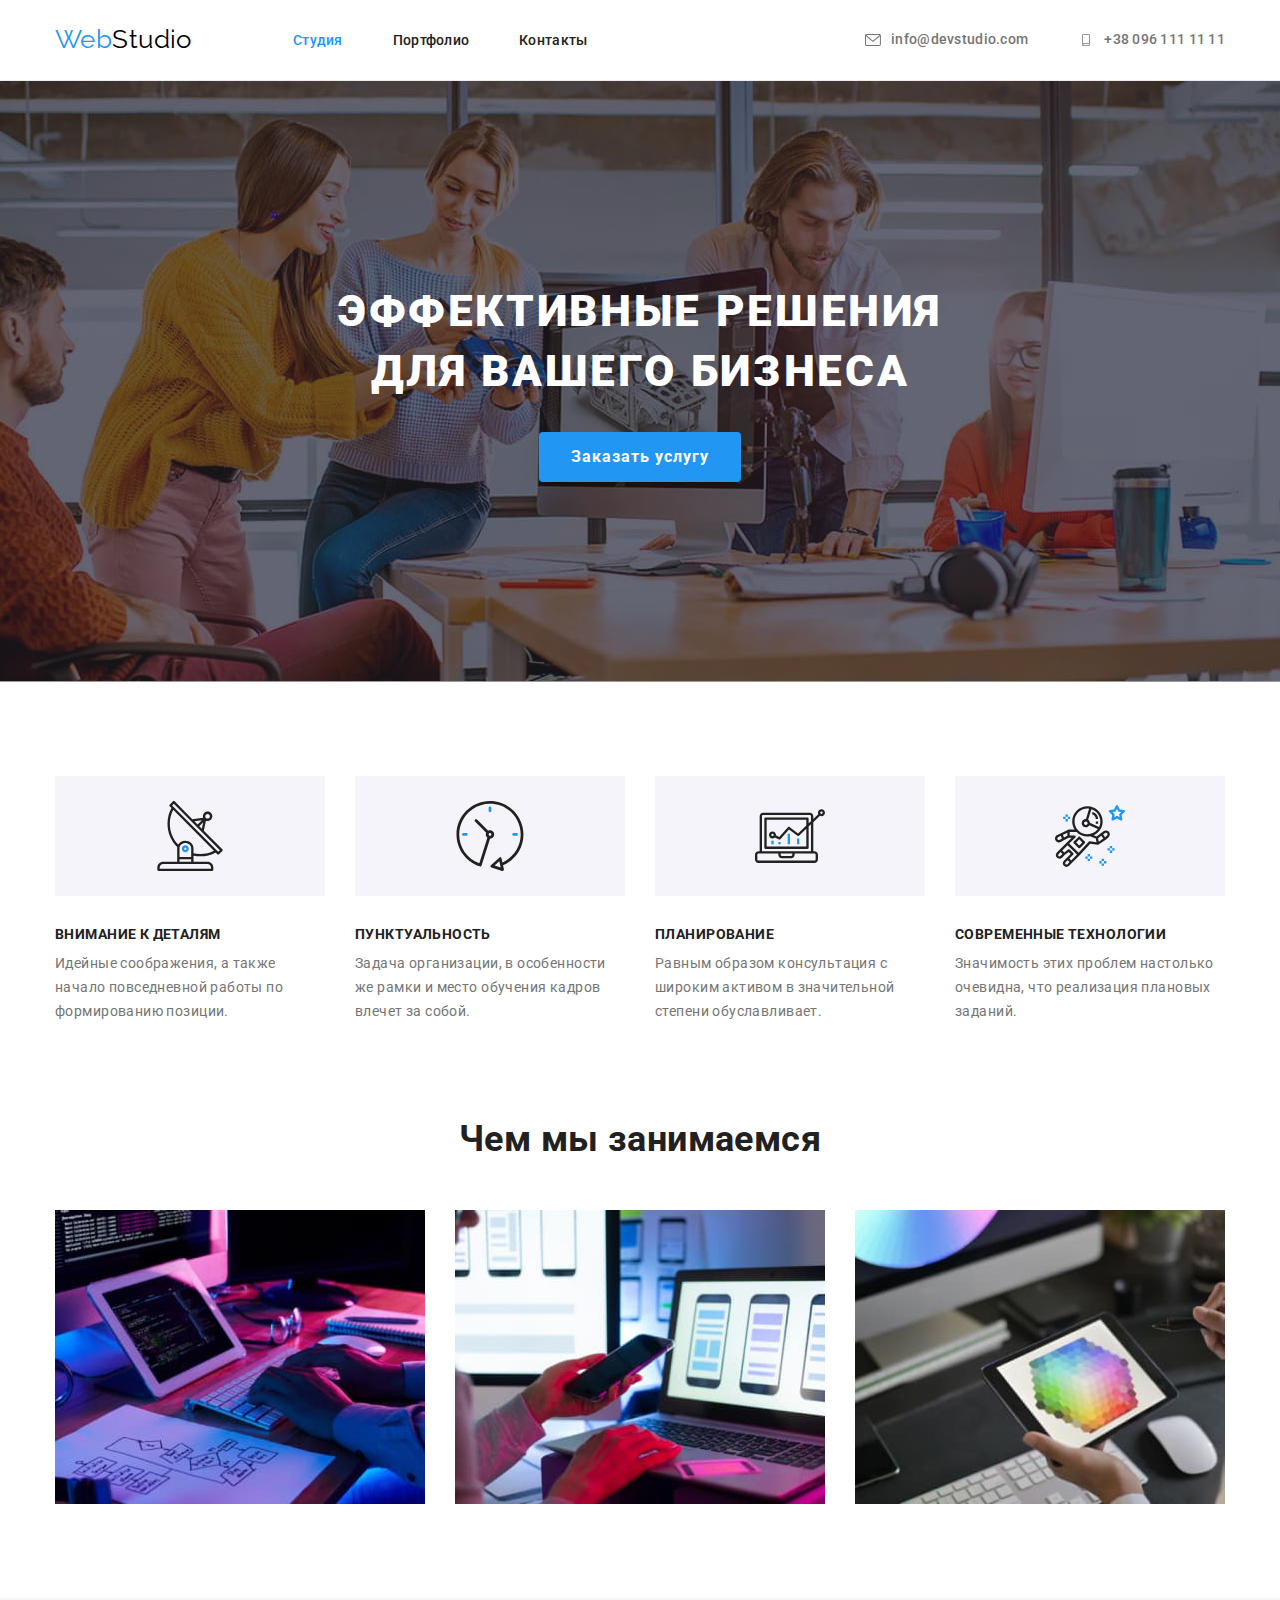
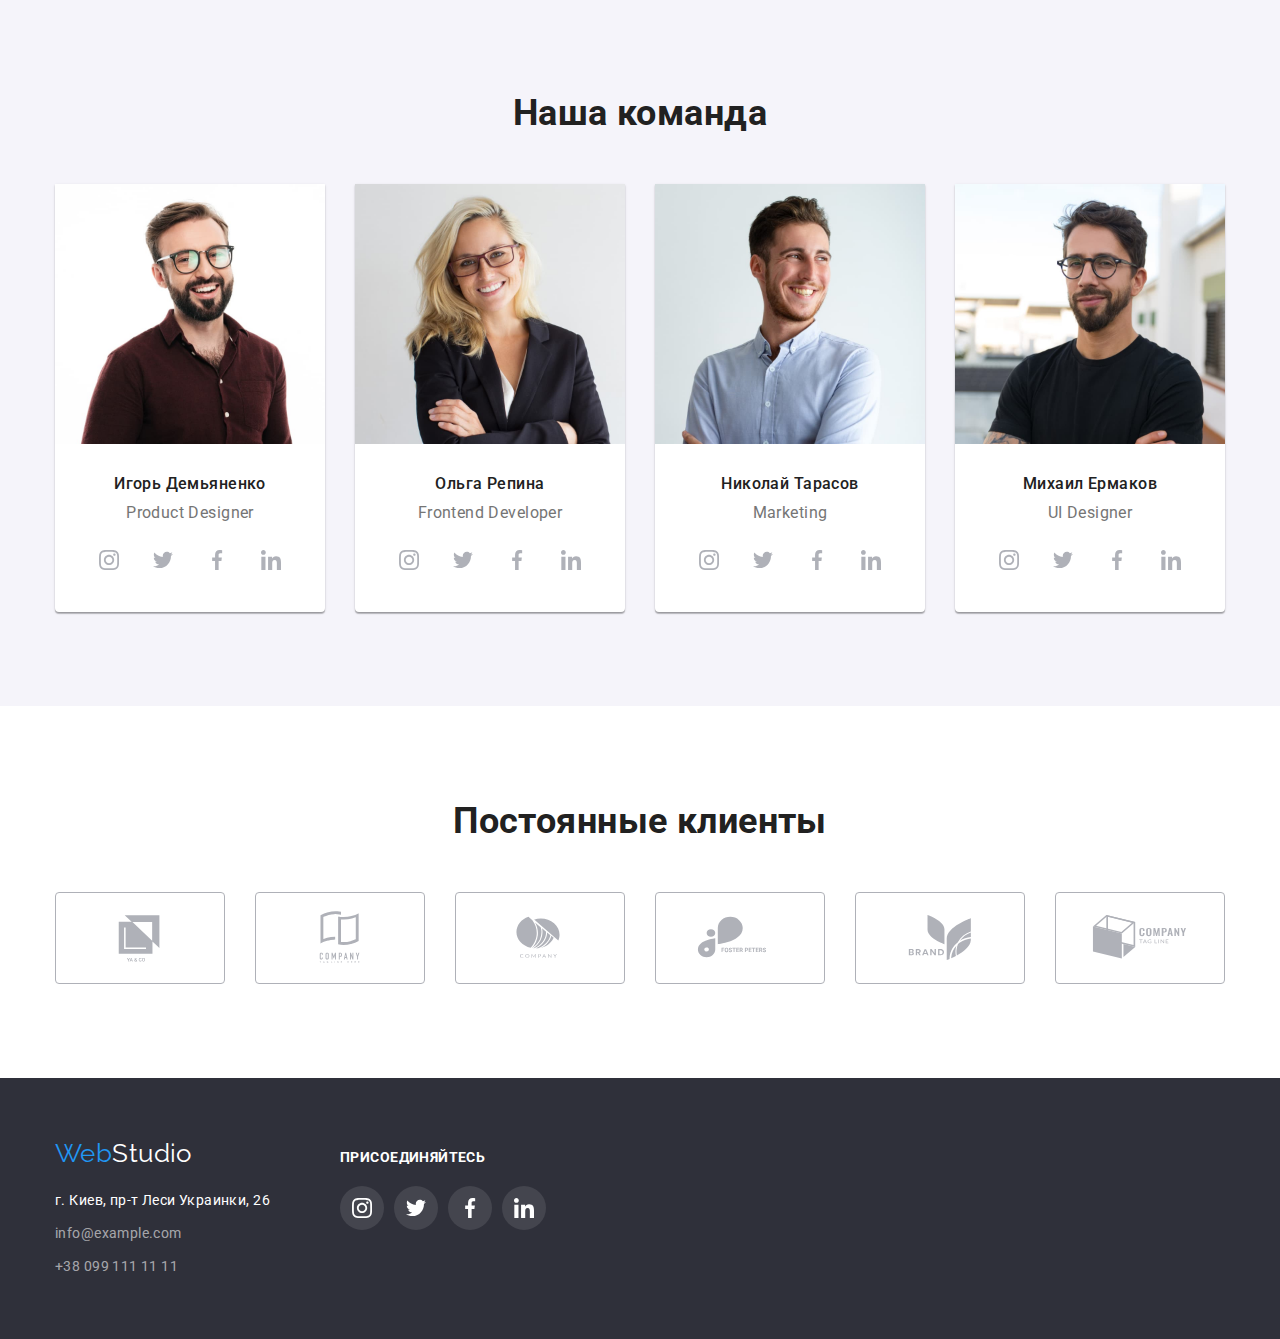
<file: index.html>
<!DOCTYPE html>
<html lang="en">
  <head>
    <meta charset="UTF-8" />
    <meta http-equiv="X-UA-Compatible" content="IE=edge" />
    <meta name="viewport" content="width=device-width, initial-scale=1.0" />
    <title>Web studio</title>
    <link rel="preconnect" href="https://fonts.googleapis.com" />
    <link rel="preconnect" href="https://fonts.gstatic.com" crossorigin />
    <link
      href="https://fonts.googleapis.com/css2?family=Raleway:wght@700&family=Roboto:wght@400;500;700;900&display=swap"
      rel="stylesheet"
    />
    <link
      rel="stylesheet"
      href="https://cdnjs.cloudflare.com/ajax/libs/modern-normalize/1.1.0/modern-normalize.min.css"
    />
    <link rel="stylesheet" href="css/styles.css" />
  </head>
  <body>
    <!-- Header section -->
    <header class="header-section">
      <!-- Navigation -->
      <div class="container">
        <nav class="nav-bar">
          <a href="./index.html" class="logo"
            >Web<span class="header-logo">Studio</span></a
          >
          <ul class="link-list list">
            <li class="link-item">
              <a href="./index.html" class="nav-link current">Студия</a>
            </li>
            <li class="link-item">
              <a href="./portfolio.html" class="nav-link">Портфолио</a>
            </li>
            <li class="link-item">
              <a href="Контакты" class="nav-link">Контакты</a>
            </li>
          </ul>
        </nav>
        <!-- Contacts -->
        <ul class="contacts-list list">
          <li class="contact-item">
            <a href="mailto:info@devstudio.com" class="header-contact">
              <svg class="mail-icon icon" width="16" height="12">
                <use href="./images/icons.svg#icon-envelope"></use></svg
              >info@devstudio.com</a
            >
          </li>
          <li class="contact-item">
            <a href="tel:+380961111111" class="header-contact"
              ><svg class="phone-icon icon" width="16" height="12">
                <use href="./images/icons.svg#icon-smartphone"></use></svg
              >+38 096 111 11 11</a
            >
          </li>
        </ul>
      </div>
    </header>
    <!-- Main section -->
    <main>
      <!-- Hero -->
      <section class="hero-section">
        <div class="container">
          <h1 class="hero-title">Эффективные решения для вашего бизнеса</h1>
          <button type="button" class="primary-btn">Заказать услугу</button>
        </div>
      </section>
      <!-- Features -->
      <section class="features-section">
        <div class="container">
          <h2 class="visually-hidden">Наши преимущества</h2>
          <ul class="features list">
            <li class="feature-item">
              <div class="feature-icon">
                <svg width="70" height="70">
                  <use href="./images/icons.svg#icon-antenna"></use>
                </svg>
              </div>
              <h3 class="feature-title">Внимание к деталям</h3>
              <p class="feature-description">
                Идейные соображения, а также начало повседневной работы по
                формированию позиции.
              </p>
            </li>
            <li class="feature-item">
              <div class="feature-icon">
                <svg width="70" height="70">
                  <use href="./images/icons.svg#icon-clock"></use>
                </svg>
              </div>
              <h3 class="feature-title">Пунктуальность</h3>
              <p class="feature-description">
                Задача организации, в особенности же рамки и место обучения
                кадров влечет за собой.
              </p>
            </li>
            <li class="feature-item">
              <div class="feature-icon">
                <svg width="70" height="70">
                  <use href="./images/icons.svg#icon-diagram"></use>
                </svg>
              </div>
              <h3 class="feature-title">Планирование</h3>
              <p class="feature-description">
                Равным образом консультация с широким активом в значительной
                степени обуславливает.
              </p>
            </li>
            <li class="feature-item">
              <div class="feature-icon">
                <svg width="70" height="70">
                  <use href="./images/icons.svg#icon-astronaut"></use>
                </svg>
              </div>
              <h3 class="feature-title">Современные технологии</h3>
              <p class="feature-description">
                Значимость этих проблем настолько очевидна, что реализация
                плановых заданий.
              </p>
            </li>
          </ul>
        </div>
      </section>
      <!-- Our capabilities -->
      <section class="capabilities">
        <div class="container">
          <h2 class="section-headline">Чем мы занимаемся</h2>
          <ul class="capabilities-list list">
            <li class="capability-item">
              <img src="./images/img1.jpg" alt="layout" width="370" />
            </li>
            <li class="capability-item">
              <img src="./images/img2.jpg" alt="mobile software" width="370" />
            </li>
            <li class="capability-item">
              <img src="./images/img3.jpg" alt="design" width="370" />
            </li>
          </ul>
        </div>
      </section>
      <!-- Our team -->
      <section class="team-content">
        <div class="container">
          <h2 class="section-headline staff-title">Наша команда</h2>
          <ul class="staff-list list">
            <li class="staff-card">
              <img
                src="./images/igor-demyanenko.jpg"
                alt="igor-demyanenko"
                width="270"
              />
              <div class="staff-desc">
                <h3 class="staff-name">Игорь Демьяненко</h3>
                <p class="staff-profession">Product Designer</p>
                <ul class="social-links list">
                  <li class="social-item">
                    <a href="#" class="social-link"
                      ><svg class="social-icon" width="20" height="20">
                        <use
                          href="./images/icons.svg#icon-instagram"
                        ></use></svg
                    ></a>
                  </li>
                  <li class="social-item">
                    <a href="#" class="social-link"
                      ><svg class="social-icon" width="20" height="20">
                        <use href="./images/icons.svg#icon-twitter"></use></svg
                    ></a>
                  </li>
                  <li class="social-item">
                    <a href="#" class="social-link"
                      ><svg class="social-icon" width="20" height="20">
                        <use href="./images/icons.svg#icon-facebook"></use></svg
                    ></a>
                  </li>
                  <li class="social-item">
                    <a href="#" class="social-link"
                      ><svg class="social-icon" width="20" height="20">
                        <use href="./images/icons.svg#icon-linkedin"></use></svg
                    ></a>
                  </li>
                </ul>
              </div>
            </li>
            <li class="staff-card">
              <img
                src="./images/olga-repina.jpg"
                alt="olga-repina"
                width="270"
              />
              <div class="staff-desc">
                <h3 class="staff-name">Ольга Репина</h3>
                <p class="staff-profession">Frontend Developer</p>
                <ul class="social-links list">
                  <li class="social-item">
                    <a href="#" class="social-link"
                      ><svg class="social-icon" width="20" height="20">
                        <use
                          href="./images/icons.svg#icon-instagram"
                        ></use></svg
                    ></a>
                  </li>
                  <li class="social-item">
                    <a href="#" class="social-link"
                      ><svg class="social-icon" width="20" height="20">
                        <use href="./images/icons.svg#icon-twitter"></use></svg
                    ></a>
                  </li>
                  <li class="social-item">
                    <a href="#" class="social-link"
                      ><svg class="social-icon" width="20" height="20">
                        <use href="./images/icons.svg#icon-facebook"></use></svg
                    ></a>
                  </li>
                  <li class="social-item">
                    <a href="#" class="social-link"
                      ><svg class="social-icon" width="20" height="20">
                        <use href="./images/icons.svg#icon-linkedin"></use></svg
                    ></a>
                  </li>
                </ul>
              </div>
            </li>
            <li class="staff-card">
              <img
                src="./images/nikolay-tarasov.jpg"
                alt="nikolay-tarasov"
                width="270"
              />
              <div class="staff-desc">
                <h3 class="staff-name">Николай Тарасов</h3>
                <p class="staff-profession">Marketing</p>
                <ul class="social-links list">
                  <li class="social-item">
                    <a href="#" class="social-link"
                      ><svg class="social-icon" width="20" height="20">
                        <use
                          href="./images/icons.svg#icon-instagram"
                        ></use></svg
                    ></a>
                  </li>
                  <li class="social-item">
                    <a href="#" class="social-link"
                      ><svg class="social-icon" width="20" height="20">
                        <use href="./images/icons.svg#icon-twitter"></use></svg
                    ></a>
                  </li>
                  <li class="social-item">
                    <a href="#" class="social-link"
                      ><svg class="social-icon" width="20" height="20">
                        <use href="./images/icons.svg#icon-facebook"></use></svg
                    ></a>
                  </li>
                  <li class="social-item">
                    <a href="#" class="social-link"
                      ><svg class="social-icon" width="20" height="20">
                        <use href="./images/icons.svg#icon-linkedin"></use></svg
                    ></a>
                  </li>
                </ul>
              </div>
            </li>
            <li class="staff-card">
              <img
                src="./images/mihail-ermakov.jpg"
                alt="mihail-ermakov"
                width="270"
              />
              <div class="staff-desc">
                <h3 class="staff-name">Михаил Ермаков</h3>
                <p class="staff-profession">UI Designer</p>
                <ul class="social-links list">
                  <li class="social-item">
                    <a href="#" class="social-link"
                      ><svg class="social-icon" width="20" height="20">
                        <use
                          href="./images/icons.svg#icon-instagram"
                        ></use></svg
                    ></a>
                  </li>
                  <li class="social-item">
                    <a href="#" class="social-link"
                      ><svg class="social-icon" width="20" height="20">
                        <use href="./images/icons.svg#icon-twitter"></use></svg
                    ></a>
                  </li>
                  <li class="social-item">
                    <a href="#" class="social-link"
                      ><svg class="social-icon" width="20" height="20">
                        <use href="./images/icons.svg#icon-facebook"></use></svg
                    ></a>
                  </li>
                  <li class="social-item">
                    <a href="#" class="social-link"
                      ><svg class="social-icon" width="20" height="20">
                        <use href="./images/icons.svg#icon-linkedin"></use></svg
                    ></a>
                  </li>
                </ul>
              </div>
            </li>
          </ul>
        </div>
      </section>
      <!-- Clients section -->
      <section class="clients-section">
        <div class="container">
          <h2 class="section-headline">Постоянные клиенты</h2>
          <ul class="clients-list list">
            <li class="client-item">
              <a href="#" class="client-link"
                ><svg class="client-icon" width="106" height="60">
                  <use
                    href="./images/icons.svg#icon-logo-client-one"
                  ></use></svg
              ></a>
            </li>
            <li class="client-item">
              <a href="#" class="client-link"
                ><svg class="client-icon" width="106" height="60">
                  <use
                    href="./images/icons.svg#icon-logo-client-two"
                  ></use></svg
              ></a>
            </li>
            <li class="client-item">
              <a href="#" class="client-link"
                ><svg class="client-icon" width="106" height="60">
                  <use
                    href="./images/icons.svg#icon-logo-client-three"
                  ></use></svg
              ></a>
            </li>
            <li class="client-item">
              <a href="#" class="client-link"
                ><svg class="client-icon" width="106" height="60">
                  <use
                    href="./images/icons.svg#icon-logo-client-four"
                  ></use></svg
              ></a>
            </li>
            <li class="client-item">
              <a href="#" class="client-link"
                ><svg class="client-icon" width="106" height="60">
                  <use
                    href="./images/icons.svg#icon-logo-client-five"
                  ></use></svg
              ></a>
            </li>
            <li class="client-item">
              <a href="#" class="client-link"
                ><svg class="client-icon" width="106" height="60">
                  <use
                    href="./images/icons.svg#icon-logo-client-six"
                  ></use></svg
              ></a>
            </li>
          </ul>
        </div>
      </section>
    </main>
    <!-- Footer section-->
    <footer class="footer-section">
      <div class="container">
        <div class="footer-content">
          <div>
            <a href="./index.html" class="logo"
              >Web<span class="footer-logo">Studio</span></a
            >
            <!-- Address information -->
            <address class="adds">
              <p class="location">г. Киев, пр-т Леси Украинки, 26</p>
              <!-- Contacts information -->
              <ul class="footer-list list">
                <li>
                  <a href="mailto:info@example.com" class="footer-contact"
                    >info@example.com</a
                  >
                </li>
                <li>
                  <a href="tel:+380991111111" class="footer-contact"
                    >+38 099 111 11 11</a
                  >
                </li>
              </ul>
            </address>
          </div>
          <div class="footer-socials">
            <h3 class="footer-title">присоединяйтесь</h3>
            <ul class="footer-social-links list">
              <li class="footer social-item">
                <a href="#" class="footer social-link"
                  ><svg class="footer social-icon" width="20" height="20">
                    <use href="./images/icons.svg#icon-instagram"></use></svg
                ></a>
              </li>
              <li class="footer social-item">
                <a href="#" class="footer social-link"
                  ><svg class="footer social-icon" width="20" height="20">
                    <use href="./images/icons.svg#icon-twitter"></use></svg
                ></a>
              </li>
              <li class="footer social-item">
                <a href="#" class="footer social-link"
                  ><svg class="footer social-icon" width="20" height="20">
                    <use href="./images/icons.svg#icon-facebook"></use></svg
                ></a>
              </li>
              <li class="footer social-item">
                <a href="#" class="footer social-link"
                  ><svg class="footer social-icon" width="20" height="20">
                    <use href="./images/icons.svg#icon-linkedin"></use></svg
                ></a>
              </li>
            </ul>
          </div>
        </div>
      </div>
    </footer>
  </body>
</html>
</file>
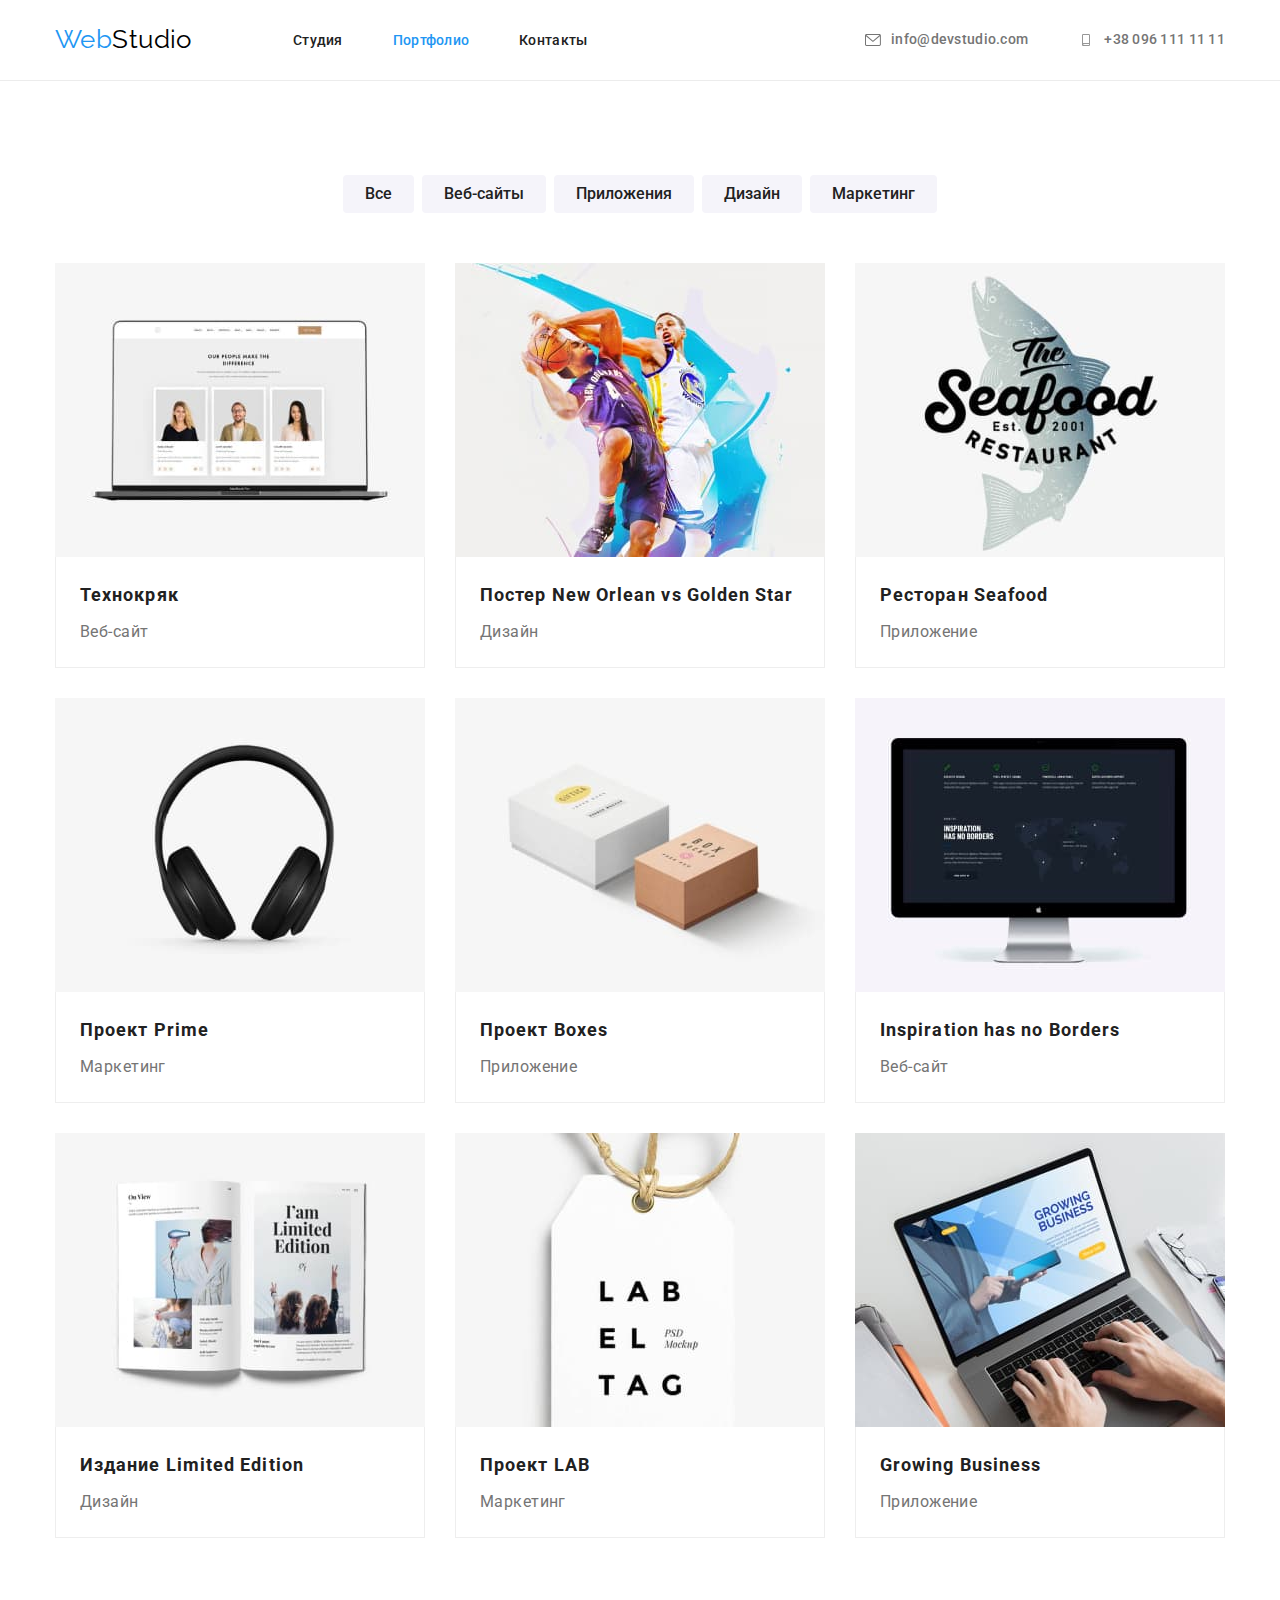
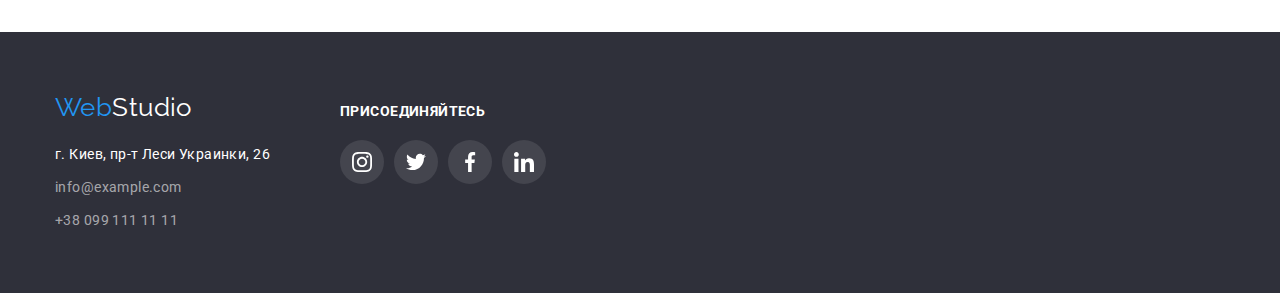
<file: portfolio.html>
<!DOCTYPE html>
<html lang="en">
  <head>
    <meta charset="UTF-8" />
    <meta http-equiv="X-UA-Compatible" content="IE=edge" />
    <meta name="viewport" content="width=device-width, initial-scale=1.0" />
    <title>Portfolio</title>
    <link rel="preconnect" href="https://fonts.googleapis.com" />
    <link rel="preconnect" href="https://fonts.gstatic.com" crossorigin />
    <link
      href="https://fonts.googleapis.com/css2?family=Raleway:wght@700&family=Roboto:wght@400;500;700;900&display=swap"
      rel="stylesheet"
    />
    <link
      rel="stylesheet"
      href="https://cdnjs.cloudflare.com/ajax/libs/modern-normalize/1.1.0/modern-normalize.min.css"
    />
    <link rel="stylesheet" href="css/styles.css" />
  </head>
  <body>
    <!-- Header -->
    <header class="header-section">
      <!-- Navigation -->
      <div class="container">
        <nav class="nav-bar">
          <a href="./index.html" class="logo"
            >Web<span class="header-logo">Studio</span></a
          >
          <ul class="link-list list">
            <li class="link-item">
              <a href="./index.html" class="nav-link">Студия</a>
            </li>
            <li class="link-item">
              <a href="./portfolio.html" class="nav-link current">Портфолио</a>
            </li>
            <li class="link-item">
              <a href="Контакты" class="nav-link">Контакты</a>
            </li>
          </ul>
        </nav>
        <!-- Contacts -->
        <ul class="contacts-list list">
          <li class="contact-item">
            <a href="mailto:info@devstudio.com" class="header-contact"
              ><svg class="mail-icon icon" width="16" height="12">
                <use href="./images/icons.svg#icon-envelope"></use></svg
              >info@devstudio.com</a
            >
          </li>
          <li class="contact-item">
            <a href="tel:+380961111111" class="header-contact"
              ><svg class="phone-icon icon" width="16" height="12">
                <use href="./images/icons.svg#icon-smartphone"></use></svg
              >+38 096 111 11 11</a
            >
          </li>
        </ul>
      </div>
    </header>
    <!-- Main section -->
    <main>
      <section class="portfolio">
        <div class="container">
          <h1 class="visually-hidden">Портфолио</h1>
          <!-- Buttons -->
          <ul class="filter-btn-list list">
            <li class="list-btn-item">
              <button type="button" class="filter-btn">Все</button>
            </li>
            <li class="list-btn-item">
              <button type="button" class="filter-btn">Веб-сайты</button>
            </li>
            <li class="list-btn-item">
              <button type="button" class="filter-btn">Приложения</button>
            </li>
            <li class="list-btn-item">
              <button type="button" class="filter-btn">Дизайн</button>
            </li>
            <li class="list-btn-item">
              <button type="button" class="filter-btn">Маркетинг</button>
            </li>
          </ul>
          <!-- Features list -->
          <ul class="portfolio-set list">
            <li class="card-content">
              <a href="#" class="card-link">
                <img
                  src="./images/tehnokryak.jpg"
                  alt="tehnokryak"
                  width="370"
                  height="294"
                />
                <div class="card-description">
                  <h2 class="card-title">Технокряк</h2>
                  <p class="card-filter">Веб-сайт</p>
                </div>
              </a>
            </li>

            <li class="card-content">
              <a href="#" class="card-link">
                <img
                  src="./images/poster-new-orlean-vs-golden-star.jpg"
                  alt="poster-new-orlean-vs-golden-star"
                  width="370"
                  height="294"
                />
                <div class="card-description">
                  <h2 class="card-title">Постер New Orlean vs Golden Star</h2>
                  <p class="card-filter">Дизайн</p>
                </div>
              </a>
            </li>

            <li class="card-content">
              <a href="#" class="card-link">
                <img
                  src="./images/restoran-seafood.jpg"
                  alt="restoran-seafood"
                  width="370"
                  height="294"
                />
                <div class="card-description">
                  <h2 class="card-title">Ресторан Seafood</h2>
                  <p class="card-filter">Приложение</p>
                </div>
              </a>
            </li>

            <li class="card-content">
              <a href="#" class="card-link">
                <img
                  src="./images/project-prime.jpg"
                  alt="project-prime"
                  width="370"
                  height="294"
                />
                <div class="card-description">
                  <h2 class="card-title">Проект Prime</h2>
                  <p class="card-filter">Маркетинг</p>
                </div>
              </a>
            </li>

            <li class="card-content">
              <a href="#" class="card-link">
                <img
                  src="./images/project-boxes.jpg"
                  alt="project-boxes"
                  width="370"
                  height="294"
                />
                <div class="card-description">
                  <h2 class="card-title">Проект Boxes</h2>
                  <p class="card-filter">Приложение</p>
                </div>
              </a>
            </li>

            <li class="card-content">
              <a href="#" class="card-link">
                <img
                  src="./images/inspiration-has-no-borders.jpg"
                  alt="inspiration-has-no-borders"
                  width="370"
                  height="294"
                />
                <div class="card-description">
                  <h2 class="card-title">Inspiration has no Borders</h2>
                  <p class="card-filter">Веб-сайт</p>
                </div>
              </a>
            </li>

            <li class="card-content">
              <a href="#" class="card-link">
                <img
                  src="./images/izdanie-limited-edition.jpg"
                  alt="izdanie-limited-edition"
                  width="370"
                  height="294"
                />
                <div class="card-description">
                  <h2 class="card-title">Издание Limited Edition</h2>
                  <p class="card-filter">Дизайн</p>
                </div>
              </a>
            </li>

            <li class="card-content">
              <a href="#" class="card-link">
                <img
                  src="./images/project-lab.jpg"
                  alt="project-lab"
                  width="370"
                  height="294"
                />
                <div class="card-description">
                  <h2 class="card-title">Проект LAB</h2>
                  <p class="card-filter">Маркетинг</p>
                </div>
              </a>
            </li>

            <li class="card-content">
              <a href="#" class="card-link">
                <img
                  src="./images/growing-business.jpg"
                  alt="growing-business"
                  width="370"
                  height="294"
                />
                <div class="card-description">
                  <h2 class="card-title">Growing Business</h2>
                  <p class="card-filter">Приложение</p>
                </div>
              </a>
            </li>
          </ul>
        </div>
      </section>
    </main>
    <!-- Footer -->
    <footer class="footer-section">
      <div class="container">
        <div class="footer-content">
          <div>
            <a href="./index.html" class="logo"
              >Web<span class="footer-logo">Studio</span></a
            >
            <!-- Address information -->
            <address class="adds">
              <p class="location">г. Киев, пр-т Леси Украинки, 26</p>
              <!-- Contacts information -->
              <ul class="footer-list list">
                <li>
                  <a href="mailto:info@example.com" class="footer-contact"
                    >info@example.com</a
                  >
                </li>
                <li>
                  <a href="tel:+380991111111" class="footer-contact"
                    >+38 099 111 11 11</a
                  >
                </li>
              </ul>
            </address>
          </div>
          <div class="footer-socials">
            <h3 class="footer-title">присоединяйтесь</h3>
            <ul class="footer-social-links list">
              <li class="footer social-item">
                <a href="#" class="footer social-link"
                  ><svg class="footer social-icon" width="20" height="20">
                    <use href="./images/icons.svg#icon-instagram"></use></svg
                ></a>
              </li>
              <li class="footer social-item">
                <a href="#" class="footer social-link"
                  ><svg class="footer social-icon" width="20" height="20">
                    <use href="./images/icons.svg#icon-twitter"></use></svg
                ></a>
              </li>
              <li class="footer social-item">
                <a href="#" class="footer social-link"
                  ><svg class="footer social-icon" width="20" height="20">
                    <use href="./images/icons.svg#icon-facebook"></use></svg
                ></a>
              </li>
              <li class="footer social-item">
                <a href="#" class="footer social-link"
                  ><svg class="footer social-icon" width="20" height="20">
                    <use href="./images/icons.svg#icon-linkedin"></use></svg
                ></a>
              </li>
            </ul>
          </div>
        </div>
      </div>
    </footer>
  </body>
</html>
</file>
<file: css/styles.css>
/* Palette */

/* Main text color #212121 */

/* Alternate text color #000000 */

/* Accent color #2196F3 */

/* Accent alternate color #188CE8 */

/* Communication text #757575 */

/* Communication text alternate #FFFFFF 60% */

/* Background darken #2F303A */

/* Background lighten #F5F4FA */

/* Background hero #C4C4C4 */

/* Element white color #FFFFFF */

/* Header line #ECECEC */

/* Portfolio container border #EEEEEE */

/* Logo color #AFB1B8 */

:root {
  --main-text-color: #212121;
  --alternate-text-color: #000000;
  --accent-color: #2196f3;
  --accent-alternate-color: #188ce8;
  --communication-text-color: #757575;
  --communication-text-alternate: #ffffff96;
  --background-darken-color: #2f303a;
  --background-lighten-color: #f5f4fa;
  --background-hero: #c4c4c4;
  --element-white-color: #ffffff;
  --header-line-color: #ececec;
  --card-border-color: #eeeeee;
  --card-set-gap: 30px;
  --logo-color: #afb1b8;
}
body {
  font-family: 'Roboto', sans-serif;
  font-size: 14px;
  color: var(--main-text-color);
  letter-spacing: 0.03em;
  background-color: var(--element-white-color);
}
h1,
h2,
h3,
ul,
p {
  margin: 0;
  padding: 0;
}
img {
  display: block;
}

.list {
  list-style: none;
}
.container {
  width: 1200px;
  margin: 0 auto;
  padding: 0 15px;
}
.section-headline {
  margin-bottom: 50px;

  font-weight: 700;
  font-size: 36px;
  line-height: 1.17;
  text-align: center;
}
.visually-hidden {
  position: absolute;
  width: 1px;
  height: 1px;
  margin: -1px;
  border: 0;
  padding: 0;

  white-space: nowrap;
  clip-path: inset(100%);
  clip: rect(0 0 0 0);
  overflow: hidden;
}
/* Header section */

header > .container {
  display: flex;
  align-items: center;
}
.header-section {
  border-bottom: 1px solid var(--header-line-color);
}
.header-section .logo {
  padding: 24px 0 25px;
}
.logo {
  width: 145px;

  display: block;

  font-family: 'Raleway', sans-serif;
  font-size: 26px;
  line-height: 1.2;
  color: var(--accent-color);
  text-decoration: none;
}
.header-logo {
  color: var(--alternate-text-color);
}
.nav-bar {
  display: flex;
  align-items: center;
}
.nav-link {
  padding: 32px 0;

  text-decoration: none;
  color: var(--main-text-color);
  font-weight: 500;
  line-height: 1.14;
  letter-spacing: 0.02em;
}
.link-item:not(:last-child) {
  margin-right: 50px;
}
.nav-link:hover,
.nav-link:focus {
  background-color: var(--element-white-color);
  color: var(--accent-color);
}
.nav-link:active {
  color: var(--accent-color);
}
.current {
  color: var(--accent-color);
}
.header-contact {
  display: flex;
  align-items: center;

  padding: 32px 0;

  color: var(--communication-text-color);
  text-decoration: none;
  font-weight: 500;
  line-height: 1.14;
  letter-spacing: 0.02em;
}
.contact-item:first-child {
  margin-right: 50px;
}
.header-contact:hover,
.header-contact:focus {
  color: var(--accent-color);
}
.icon {
  fill: currentColor;
}
.contacts-list .icon {
  margin-right: 10px;
  fill: currentColor;
}
.link-list {
  display: flex;
  margin-left: 93px;
}
.contacts-list {
  display: flex;
  margin-left: auto;
}

/* Main section */
/* Hero section */

.hero-section {
  padding: 200px 0;
  margin-left: auto;
  margin-right: auto;
  text-align: center;
  max-width: 1600px;

  background-image: linear-gradient(
      to right,
      rgba(47, 48, 58, 0.4),
      rgba(47, 48, 58, 0.4)
    ),
    url(../images/hero-bg-picture.jpg);
  background-color: var(--background-hero);
  background-repeat: no-repeat;
  background-size: auto;
  background-position: center;
}
.hero-title {
  width: 696px;
  margin-left: auto;
  margin-right: auto;
  margin-bottom: 30px;

  color: var(--element-white-color);

  font-weight: 900;
  font-size: 44px;
  line-height: 1.37;
  text-align: center;
  letter-spacing: 0.06em;
  text-transform: uppercase;
}
.primary-btn {
  padding: 10px 32px;
  border-radius: 4px;
  box-shadow: 0px 4px 4px rgba(0, 0, 0, 0.15);

  color: var(--element-white-color);
  background-color: var(--accent-color);

  font-family: inherit;
  font-weight: 700;
  font-size: 16px;
  line-height: 1.87;
  align-items: center;
  text-align: center;
  letter-spacing: 0.06em;
  border-width: 0px;
  cursor: pointer;
}
.primary-btn:hover,
.primary-btn:focus {
  color: var(--element-white-color);
  background-color: var(--accent-alternate-color);
}
/* Features section */

.features-section {
  padding: 94px 0 0;
}
.features {
  display: flex;
}
.features .feature-item + .feature-item {
  margin-left: 30px;
}
.feature-icon {
  display: flex;
  align-items: center;
  justify-content: center;
  height: 120px;
  margin-bottom: 30px;

  background-color: var(--background-lighten-color);
}
.feature-title {
  margin-bottom: 10px;

  width: 270px;

  font-weight: 700;
  font-size: 14px;
  line-height: 1.15;
  text-transform: uppercase;
}
.feature-description {
  width: 270px;

  color: var(--communication-text-color);
  line-height: 1.71;
}
/* Capabilities section */

.capabilities {
  padding: 94px 0;
}
.capabilities-list {
  display: flex;
}
.capabilities-list .capability-item + .capability-item {
  margin-left: 30px;
}
/* Team section */

.team-content {
  background-color: var(--background-lighten-color);
  padding: 94px 0;
}

.staff-list {
  display: flex;
}
.staff-list > .staff-card {
  width: 270px;

  color: var(--element-white-color);
  background-color: var(--element-white-color);

  box-shadow: 0px 1px 3px rgba(0, 0, 0, 0.12), 0px 1px 1px rgba(0, 0, 0, 0.14),
    0px 2px 1px rgba(0, 0, 0, 0.2);
  border-radius: 0px 0px 4px 4px;
}
.staff-list .staff-card + .staff-card {
  margin-left: 30px;
}
.staff-desc {
  padding: 30px 32px;
}
.staff-name {
  margin-bottom: 10px;

  color: var(--main-text-color);

  font-weight: 500;
  font-size: 16px;
  line-height: 1.19;
  text-align: center;
}
.staff-profession {
  margin-bottom: 16px;

  font-size: 16px;
  line-height: 1.19;
  text-align: center;

  color: var(--communication-text-color);
}
/* Social icons */
.social-links {
  display: flex;
  justify-content: center;
}
.social-link {
  display: flex;
  justify-content: center;
  align-items: center;
  border-radius: 50%;
  width: 44px;
  height: 44px;
}

.social-item:not(:last-child) {
  margin-right: 10px;
}
.social-icon {
  display: inline-flex;
  fill: var(--logo-color);
}
.social-link:hover,
.social-link:focus {
  background-color: var(--accent-color);
}
.social-link:hover .social-icon,
.social-link:focus .social-icon {
  fill: var(--element-white-color);
}

/* Clients section */

.clients-section {
  padding: 94px 0;
}
.clients-list {
  display: flex;
  align-items: center;
  justify-content: center;
}
.client-item {
  display: flex;

  border: 1px solid var(--logo-color);
  border-radius: 4px;
}
.client-item:not(:last-child) {
  margin-right: 30px;
}
.client-item:hover,
.client-item:focus {
  border-color: var(--accent-color);
}
.client-link {
  /* padding: 16px 31px; */
  display: flex;
  align-items: center;
  justify-content: center;

  width: 168px;
  height: 90px;

  color: var(--logo-color);
}
.client-link:hover,
.client-link:focus {
  color: var(--accent-color);
}
.client-icon {
  fill: currentColor;
}
/* Portfolio */

.portfolio {
  padding: 94px 0;
}
.filter-btn-list {
  margin-bottom: 50px;

  display: flex;
  justify-content: center;
}
.filter-btn-list .list-btn-item + .list-btn-item {
  margin-left: 8px;
}
.filter-btn {
  border-radius: 4px;
  border: 0;
  padding: 6px 22px;

  background-color: var(--background-lighten-color);
  color: var(--main-text-color);

  font-family: inherit;
  font-weight: 500;
  font-size: 16px;
  line-height: 1.62;
  text-align: center;
  cursor: pointer;
}
.filter-btn:hover,
.filter-btn:focus {
  box-shadow: 0px 3px 1px rgba(0, 0, 0, 0.1), 0px 1px 2px rgba(0, 0, 0, 0.08),
    0px 2px 2px rgba(0, 0, 0, 0.12);
  background-color: var(--accent-color);
  color: var(--element-white-color);
}
.portfolio-set {
  display: flex;
  flex-wrap: wrap;
  margin-right: -30px;
  margin-bottom: -30px;
}
.portfolio-set > .card-content {
  flex-basis: calc((100% - 3 * 30px) / 3);

  margin: 0 30px 30px 0;
}
.card-link {
  display: block;
  text-decoration: none;
}
.card-link:hover,
.card-link:focus {
  box-shadow: 0px 1px 1px rgba(0, 0, 0, 0.12), 0px 4px 4px rgba(0, 0, 0, 0.06),
    1px 4px 6px rgba(0, 0, 0, 0.16);
}
.card-description {
  padding: 20px 24px;

  border-right: 1px solid var(--card-border-color);
  border-bottom: 1px solid var(--card-border-color);
  border-left: 1px solid var(--card-border-color);
}
.card-title {
  margin-bottom: 4px;

  color: var(--main-text-color);

  font-weight: 700;
  font-size: 18px;
  line-height: 2;
  letter-spacing: 0.06em;
}
.card-filter {
  color: var(--communication-text-color);
  font-size: 16px;
  line-height: 1.87;
}
/* Footer */

.footer-section {
  padding-top: 60px;
  padding-bottom: 60px;

  background-color: var(--background-darken-color);
}
.adds {
  margin-top: 20px;
}
.location {
  font-style: normal;
  color: var(--element-white-color);
  line-height: 1.71;
}
.footer-list {
  margin-top: 9px;
}
.footer-list > li:last-child {
  margin-top: 9px;
}
.footer-contact {
  font-style: normal;
  text-decoration: none;
  color: var(--communication-text-alternate);
  line-height: 1.71;
}
.footer-contact:hover,
.footer-contact:focus {
  color: var(--element-white-color);
}

.footer-logo {
  color: var(--element-white-color);
}
.footer-logo:active {
  color: var(--alternate-text-color);
}
.footer-content {
  display: flex;
  align-items: baseline;
}
.footer-socials {
  margin-left: 70px;
}
.footer-title {
  margin-bottom: 20px;
  font-weight: 700;
  font-size: 14px;
  line-height: 1.14;
  letter-spacing: 0.03em;
  text-transform: uppercase;

  color: var(--element-white-color);
}
.footer-social-links {
  display: flex;
}
.footer.social-link {
  background-color: rgba(255, 255, 255, 0.1);
}
.footer.social-link:hover,
.footer.social-link:focus {
  background-color: var(--accent-color);
}
.footer.social-icon {
  fill: var(--element-white-color);
}
</file>
